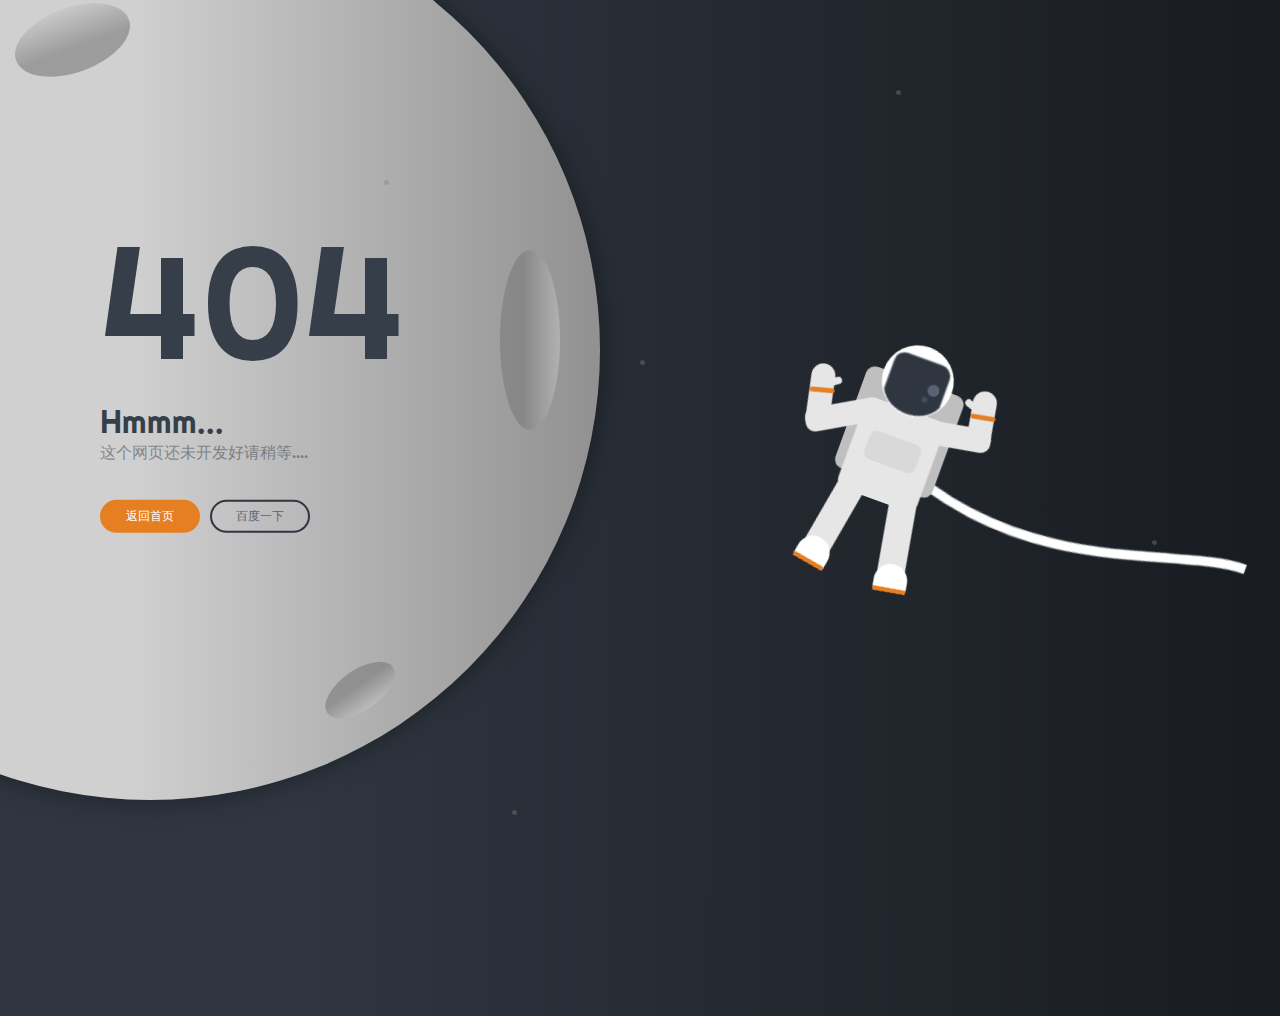
<file: target/SSM-1.0-SNAPSHOT/public/index.html>
﻿<!DOCTYPE html>
<html lang="en" >
<head>
<meta charset="UTF-8">
<title>Space 404</title>

<link href="https://fonts.googleapis.com/css?family=Righteous&display=swap" rel="stylesheet">
  <style>
    html,
    body {
      height: 100%;
      width: 100%;
      margin: 0px;
      background: linear-gradient(90deg, #2f3640 23%, #181b20 100%);
      overflow:hidden;
    }

    .moon {
      background: linear-gradient(90deg, #d0d0d0 48%, #919191 100%);
      position: absolute;
      top: -100px;
      left: -300px;
      width: 900px;
      height: 900px;
      content: '';
      border-radius: 100%;
      box-shadow: 0px 0px 30px -4px rgba(0, 0, 0, 0.5);
    }

    .moon__crater {
      position: absolute;
      content: '';
      border-radius: 100%;
      background: linear-gradient(90deg, #7a7a7a 38%, #c3c3c3 100%);
      opacity: 0.6;
    }

    .moon__crater1 {
      top: 250px;
      left: 500px;
      width: 60px;
      height: 180px;
    }

    .moon__crater2 {
      top: 650px;
      left: 340px;
      width: 40px;
      height: 80px;
      transform: rotate(55deg);
    }

    .moon__crater3 {
      top: -20px;
      left: 40px;
      width: 65px;
      height: 120px;
      transform: rotate(250deg);
    }

    .star {
      background: grey;
      position: absolute;
      width: 5px;
      height: 5px;
      content: '';
      border-radius: 100%;
      transform: rotate(250deg);
      opacity: 0.4;
      animation-name: shimmer;
      animation-duration: 1.5s;
      animation-iteration-count: infinite;
      animation-direction: alternate;
    }

    @keyframes shimmer {
      from {
        opacity: 0;
      }
      to {
        opacity: 0.7;
      }
    }
    .star1 {
      top: 40%;
      left: 50%;
      animation-delay: 1s;
    }

    .star2 {
      top: 60%;
      left: 90%;
      animation-delay: 3s;
    }

    .star3 {
      top: 10%;
      left: 70%;
      animation-delay: 2s;
    }

    .star4 {
      top: 90%;
      left: 40%;
    }

    .star5 {
      top: 20%;
      left: 30%;
      animation-delay: 0.5s;
    }

    .error {
      position: absolute;
      left: 100px;
      top: 400px;
      transform: translateY(-60%);
      font-family: 'Righteous', cursive;
      color: #363e49;
    }

    .error__title {
      font-size: 10em;
    }

    .error__subtitle {
      font-size: 2em;
    }

    .error__description {
      opacity: 0.5;
    }

    .error__button {
      min-width: 7em;
      margin-top: 3em;
      margin-right: 0.5em;
      padding: 0.5em 2em;
      outline: none;
      border: 2px solid #2f3640;
      background-color: transparent;
      border-radius: 8em;
      color: #576375;
      cursor: pointer;
      transition-duration: 0.2s;
      font-size: 0.75em;
      font-family: 'Righteous', cursive;
    }

    .error__button:hover {
      color: #21252c;
    }

    .error__button--active {
      background-color: #e67e22;
      border: 2px solid #e67e22;
      color: white;
    }

    .error__button--active:hover {
      box-shadow: 0px 0px 8px 0px rgba(0, 0, 0, 0.5);
      color: white;
    }

    .astronaut {
      position: absolute;
      width: 185px;
      height: 300px;
      left: 70%;
      top: 50%;
      transform: translate(-50%, -50%) rotate(20deg) scale(1.2);
    }

    .astronaut__head {
      background-color: white;
      position: absolute;
      top: 60px;
      left: 60px;
      width: 60px;
      height: 60px;
      content: '';
      border-radius: 2em;
    }

    .astronaut__head-visor-flare1 {
      background-color: #7f8fa6;
      position: absolute;
      top: 28px;
      left: 40px;
      width: 10px;
      height: 10px;
      content: '';
      border-radius: 2em;
      opacity: 0.5;
    }

    .astronaut__head-visor-flare2 {
      background-color: #718093;
      position: absolute;
      top: 40px;
      left: 38px;
      width: 5px;
      height: 5px;
      content: '';
      border-radius: 2em;
      opacity: 0.3;
    }

    .astronaut__backpack {
      background-color: #bfbfbf;
      position: absolute;
      top: 90px;
      left: 47px;
      width: 86px;
      height: 90px;
      content: '';
      border-radius: 8px;
    }

    .astronaut__body {
      background-color: #e6e6e6;
      position: absolute;
      top: 115px;
      left: 55px;
      width: 70px;
      height: 80px;
      content: '';
      border-radius: 8px;
    }

    .astronaut__body__chest {
      background-color: #d9d9d9;
      position: absolute;
      top: 140px;
      left: 68px;
      width: 45px;
      height: 25px;
      content: '';
      border-radius: 6px;
    }

    .astronaut__arm-left1 {
      background-color: #e6e6e6;
      position: absolute;
      top: 127px;
      left: 9px;
      width: 65px;
      height: 20px;
      content: '';
      border-radius: 8px;
      transform: rotate(-30deg);
    }

    .astronaut__arm-left2 {
      background-color: #e6e6e6;
      position: absolute;
      top: 102px;
      left: 7px;
      width: 20px;
      height: 45px;
      content: '';
      border-radius: 8px;
      transform: rotate(-12deg);
      border-top-left-radius: 8em;
      border-top-right-radius: 8em;
    }

    .astronaut__arm-right1 {
      background-color: #e6e6e6;
      position: absolute;
      top: 113px;
      left: 100px;
      width: 65px;
      height: 20px;
      content: '';
      border-radius: 8px;
      transform: rotate(-10deg);
    }

    .astronaut__arm-right2 {
      background-color: #e6e6e6;
      position: absolute;
      top: 78px;
      left: 141px;
      width: 20px;
      height: 45px;
      content: '';
      border-radius: 8px;
      transform: rotate(-10deg);
      border-top-left-radius: 8em;
      border-top-right-radius: 8em;
    }

    .astronaut__arm-thumb-left {
      background-color: #e6e6e6;
      position: absolute;
      top: 110px;
      left: 21px;
      width: 10px;
      height: 6px;
      content: '';
      border-radius: 8em;
      transform: rotate(-35deg);
    }

    .astronaut__arm-thumb-right {
      background-color: #e6e6e6;
      position: absolute;
      top: 90px;
      left: 133px;
      width: 10px;
      height: 6px;
      content: '';
      border-radius: 8em;
      transform: rotate(20deg);
    }

    .astronaut__wrist-left {
      background-color: #e67e22;
      position: absolute;
      top: 122px;
      left: 6.5px;
      width: 21px;
      height: 4px;
      content: '';
      border-radius: 8em;
      transform: rotate(-15deg);
    }

    .astronaut__wrist-right {
      background-color: #e67e22;
      position: absolute;
      top: 98px;
      left: 141px;
      width: 21px;
      height: 4px;
      content: '';
      border-radius: 8em;
      transform: rotate(-10deg);
    }

    .astronaut__leg-left {
      background-color: #e6e6e6;
      position: absolute;
      top: 188px;
      left: 50px;
      width: 23px;
      height: 75px;
      content: '';
      transform: rotate(10deg);
    }

    .astronaut__leg-right {
      background-color: #e6e6e6;
      position: absolute;
      top: 188px;
      left: 108px;
      width: 23px;
      height: 75px;
      content: '';
      transform: rotate(-10deg);
    }

    .astronaut__foot-left {
      background-color: white;
      position: absolute;
      top: 240px;
      left: 43px;
      width: 28px;
      height: 20px;
      content: '';
      transform: rotate(10deg);
      border-radius: 3px;
      border-top-left-radius: 8em;
      border-top-right-radius: 8em;
      border-bottom: 4px solid #e67e22;
    }

    .astronaut__foot-right {
      background-color: white;
      position: absolute;
      top: 240px;
      left: 111px;
      width: 28px;
      height: 20px;
      content: '';
      transform: rotate(-10deg);
      border-radius: 3px;
      border-top-left-radius: 8em;
      border-top-right-radius: 8em;
      border-bottom: 4px solid #e67e22;
    }
  </style>

</head>
<body>

<div class="moon"></div>
<div class="moon__crater moon__crater1"></div>
<div class="moon__crater moon__crater2"></div>
<div class="moon__crater moon__crater3"></div>

<div class="star star1"></div>
<div class="star star2"></div>
<div class="star star3"></div>
<div class="star star4"></div>
<div class="star star5"></div>

<div class="error">
  <div class="error__title">404</div>
  <div class="error__subtitle">Hmmm...</div>
  <div class="error__description">这个网页还未开发好请稍等....</div>
  <a href="/user/index"><button class="error__button error__button--active">返回首页</button></a>
  <a href="https://www.baidu.com/"><button class="error__button">百度一下</button></a>
</div>

<div class="astronaut">
  <div class="astronaut__backpack"></div>
  <div class="astronaut__body"></div>
  <div class="astronaut__body__chest"></div>
  <div class="astronaut__arm-left1"></div>
  <div class="astronaut__arm-left2"></div>
  <div class="astronaut__arm-right1"></div>
  <div class="astronaut__arm-right2"></div>
  <div class="astronaut__arm-thumb-left"></div>
  <div class="astronaut__arm-thumb-right"></div>
  <div class="astronaut__leg-left"></div>
  <div class="astronaut__leg-right"></div>
  <div class="astronaut__foot-left"></div>
  <div class="astronaut__foot-right"></div>
  <div class="astronaut__wrist-left"></div>
  <div class="astronaut__wrist-right"></div>
  
  <div class="astronaut__cord">
    <canvas id="cord" height="500px" width="500px"></canvas>
  </div>
  
  <div class="astronaut__head">
    <canvas id="visor" width="60px" height="60px"></canvas>
    <div class="astronaut__head-visor-flare1"></div>
    <div class="astronaut__head-visor-flare2"></div>
  </div>
</div>

<script  type="text/javascript">
  function drawVisor() {
    const canvas = document.getElementById('visor');
    const ctx = canvas.getContext('2d');

    ctx.beginPath();
    ctx.moveTo(5, 45);
    ctx.bezierCurveTo(15, 64, 45, 64, 55, 45);

    ctx.lineTo(55, 20);
    ctx.bezierCurveTo(55, 15, 50, 10, 45, 10);

    ctx.lineTo(15, 10);

    ctx.bezierCurveTo(15, 10, 5, 10, 5, 20);
    ctx.lineTo(5, 45);

    ctx.fillStyle = '#2f3640';
    ctx.strokeStyle = '#f5f6fa';
    ctx.fill();
    ctx.stroke();
  }

  const cordCanvas = document.getElementById('cord');
  const ctx = cordCanvas.getContext('2d');

  let y1 = 160;
  let y2 = 100;
  let y3 = 100;

  let y1Forward = true;
  let y2Forward = false;
  let y3Forward = true;

  function animate() {
    requestAnimationFrame(animate);
    ctx.clearRect(0, 0, innerWidth, innerHeight);

    ctx.beginPath();
    ctx.moveTo(130, 170);
    ctx.bezierCurveTo(250, y1, 345, y2, 400, y3);

    ctx.strokeStyle = 'white';
    ctx.lineWidth = 8;
    ctx.stroke();


    if (y1 === 100) {
      y1Forward = true;
    }

    if (y1 === 300) {
      y1Forward = false;
    }

    if (y2 === 100) {
      y2Forward = true;
    }

    if (y2 === 310) {
      y2Forward = false;
    }

    if (y3 === 100) {
      y3Forward = true;
    }

    if (y3 === 317) {
      y3Forward = false;
    }

    y1Forward ? y1 += 1 : y1 -= 1;
    y2Forward ? y2 += 1 : y2 -= 1;
    y3Forward ? y3 += 1 : y3 -= 1;
  }

  drawVisor();
  animate();
</script>

</body>
</html>
</file>
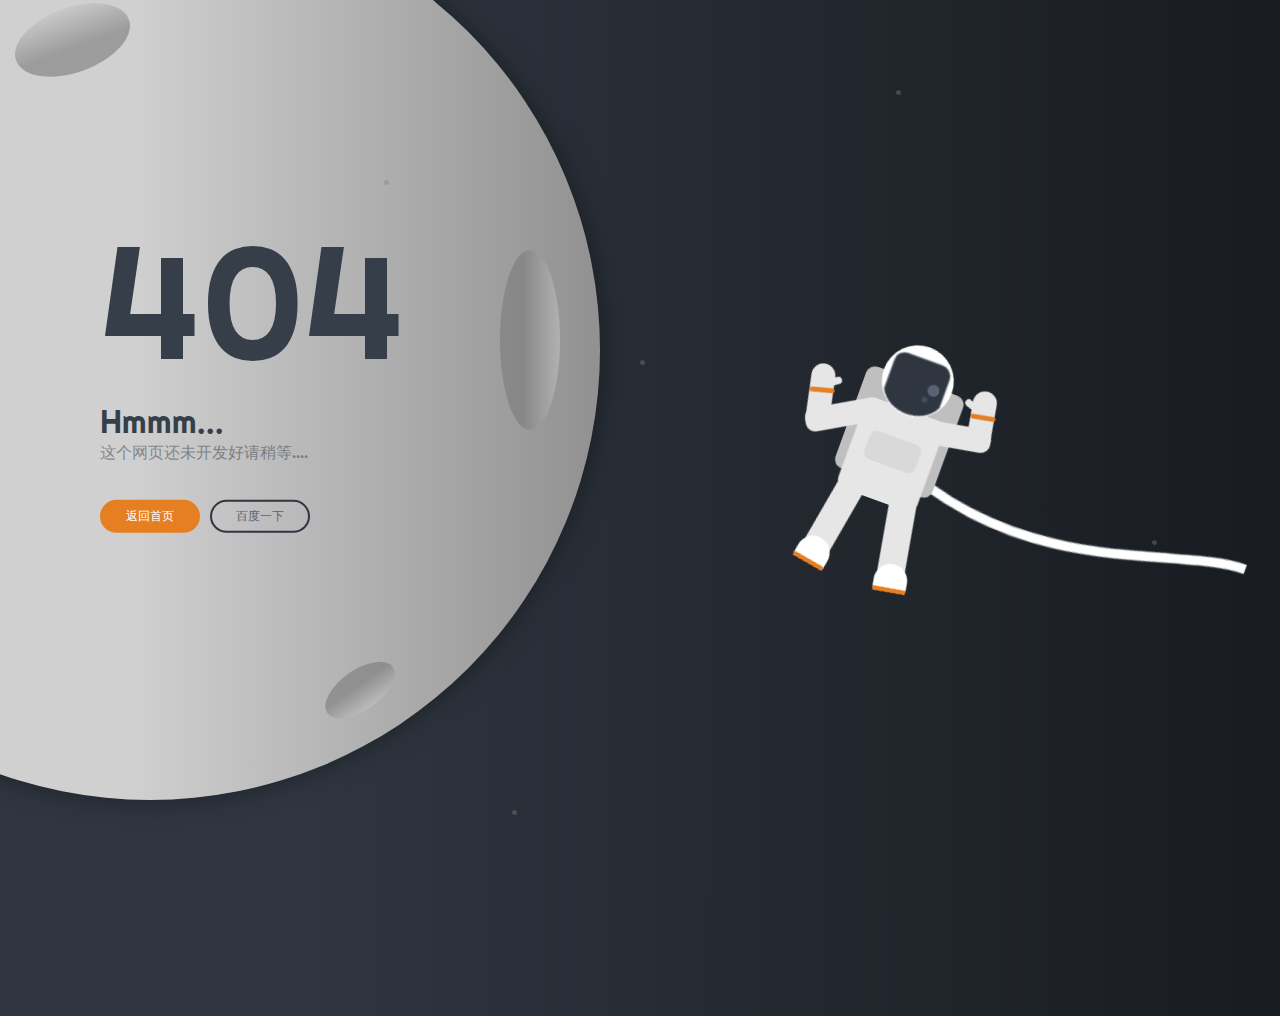
<file: src/main/webapp/public/index.html>
﻿<!DOCTYPE html>
<html lang="en" >
<head>
<meta charset="UTF-8">
<title>Space 404</title>

<link href="https://fonts.googleapis.com/css?family=Righteous&display=swap" rel="stylesheet">

<link rel="stylesheet" href="style.css">

</head>
<body>

<div class="moon"></div>
<div class="moon__crater moon__crater1"></div>
<div class="moon__crater moon__crater2"></div>
<div class="moon__crater moon__crater3"></div>

<div class="star star1"></div>
<div class="star star2"></div>
<div class="star star3"></div>
<div class="star star4"></div>
<div class="star star5"></div>

<div class="error">
  <div class="error__title">404</div>
  <div class="error__subtitle">Hmmm...</div>
  <div class="error__description">这个网页还未开发好请稍等....</div>
  <a href="/user/index"><button class="error__button error__button--active">返回首页</button></a>
  <a href="https://www.baidu.com/"><button class="error__button">百度一下</button></a>
</div>

<div class="astronaut">
  <div class="astronaut__backpack"></div>
  <div class="astronaut__body"></div>
  <div class="astronaut__body__chest"></div>
  <div class="astronaut__arm-left1"></div>
  <div class="astronaut__arm-left2"></div>
  <div class="astronaut__arm-right1"></div>
  <div class="astronaut__arm-right2"></div>
  <div class="astronaut__arm-thumb-left"></div>
  <div class="astronaut__arm-thumb-right"></div>
  <div class="astronaut__leg-left"></div>
  <div class="astronaut__leg-right"></div>
  <div class="astronaut__foot-left"></div>
  <div class="astronaut__foot-right"></div>
  <div class="astronaut__wrist-left"></div>
  <div class="astronaut__wrist-right"></div>
  
  <div class="astronaut__cord">
    <canvas id="cord" height="500px" width="500px"></canvas>
  </div>
  
  <div class="astronaut__head">
    <canvas id="visor" width="60px" height="60px"></canvas>
    <div class="astronaut__head-visor-flare1"></div>
    <div class="astronaut__head-visor-flare2"></div>
  </div>
</div>

<script  src="script.js"></script>

</body>
</html>
</file>
<file: src/main/webapp/public/style.css>
html,
body {
  height: 100%;
  width: 100%;
  margin: 0px;
  background: linear-gradient(90deg, #2f3640 23%, #181b20 100%);
  overflow:hidden;
}

.moon {
  background: linear-gradient(90deg, #d0d0d0 48%, #919191 100%);
  position: absolute;
  top: -100px;
  left: -300px;
  width: 900px;
  height: 900px;
  content: '';
  border-radius: 100%;
  box-shadow: 0px 0px 30px -4px rgba(0, 0, 0, 0.5);
}

.moon__crater {
  position: absolute;
  content: '';
  border-radius: 100%;
  background: linear-gradient(90deg, #7a7a7a 38%, #c3c3c3 100%);
  opacity: 0.6;
}

.moon__crater1 {
  top: 250px;
  left: 500px;
  width: 60px;
  height: 180px;
}

.moon__crater2 {
  top: 650px;
  left: 340px;
  width: 40px;
  height: 80px;
  transform: rotate(55deg);
}

.moon__crater3 {
  top: -20px;
  left: 40px;
  width: 65px;
  height: 120px;
  transform: rotate(250deg);
}

.star {
  background: grey;
  position: absolute;
  width: 5px;
  height: 5px;
  content: '';
  border-radius: 100%;
  transform: rotate(250deg);
  opacity: 0.4;
  animation-name: shimmer;
  animation-duration: 1.5s;
  animation-iteration-count: infinite;
  animation-direction: alternate;
}

@keyframes shimmer {
  from {
    opacity: 0;
  }
  to {
    opacity: 0.7;
  }
}
.star1 {
  top: 40%;
  left: 50%;
  animation-delay: 1s;
}

.star2 {
  top: 60%;
  left: 90%;
  animation-delay: 3s;
}

.star3 {
  top: 10%;
  left: 70%;
  animation-delay: 2s;
}

.star4 {
  top: 90%;
  left: 40%;
}

.star5 {
  top: 20%;
  left: 30%;
  animation-delay: 0.5s;
}

.error {
  position: absolute;
  left: 100px;
  top: 400px;
  transform: translateY(-60%);
  font-family: 'Righteous', cursive;
  color: #363e49;
}

.error__title {
  font-size: 10em;
}

.error__subtitle {
  font-size: 2em;
}

.error__description {
  opacity: 0.5;
}

.error__button {
  min-width: 7em;
  margin-top: 3em;
  margin-right: 0.5em;
  padding: 0.5em 2em;
  outline: none;
  border: 2px solid #2f3640;
  background-color: transparent;
  border-radius: 8em;
  color: #576375;
  cursor: pointer;
  transition-duration: 0.2s;
  font-size: 0.75em;
  font-family: 'Righteous', cursive;
}

.error__button:hover {
  color: #21252c;
}

.error__button--active {
  background-color: #e67e22;
  border: 2px solid #e67e22;
  color: white;
}

.error__button--active:hover {
  box-shadow: 0px 0px 8px 0px rgba(0, 0, 0, 0.5);
  color: white;
}

.astronaut {
  position: absolute;
  width: 185px;
  height: 300px;
  left: 70%;
  top: 50%;
  transform: translate(-50%, -50%) rotate(20deg) scale(1.2);
}

.astronaut__head {
  background-color: white;
  position: absolute;
  top: 60px;
  left: 60px;
  width: 60px;
  height: 60px;
  content: '';
  border-radius: 2em;
}

.astronaut__head-visor-flare1 {
  background-color: #7f8fa6;
  position: absolute;
  top: 28px;
  left: 40px;
  width: 10px;
  height: 10px;
  content: '';
  border-radius: 2em;
  opacity: 0.5;
}

.astronaut__head-visor-flare2 {
  background-color: #718093;
  position: absolute;
  top: 40px;
  left: 38px;
  width: 5px;
  height: 5px;
  content: '';
  border-radius: 2em;
  opacity: 0.3;
}

.astronaut__backpack {
  background-color: #bfbfbf;
  position: absolute;
  top: 90px;
  left: 47px;
  width: 86px;
  height: 90px;
  content: '';
  border-radius: 8px;
}

.astronaut__body {
  background-color: #e6e6e6;
  position: absolute;
  top: 115px;
  left: 55px;
  width: 70px;
  height: 80px;
  content: '';
  border-radius: 8px;
}

.astronaut__body__chest {
  background-color: #d9d9d9;
  position: absolute;
  top: 140px;
  left: 68px;
  width: 45px;
  height: 25px;
  content: '';
  border-radius: 6px;
}

.astronaut__arm-left1 {
  background-color: #e6e6e6;
  position: absolute;
  top: 127px;
  left: 9px;
  width: 65px;
  height: 20px;
  content: '';
  border-radius: 8px;
  transform: rotate(-30deg);
}

.astronaut__arm-left2 {
  background-color: #e6e6e6;
  position: absolute;
  top: 102px;
  left: 7px;
  width: 20px;
  height: 45px;
  content: '';
  border-radius: 8px;
  transform: rotate(-12deg);
  border-top-left-radius: 8em;
  border-top-right-radius: 8em;
}

.astronaut__arm-right1 {
  background-color: #e6e6e6;
  position: absolute;
  top: 113px;
  left: 100px;
  width: 65px;
  height: 20px;
  content: '';
  border-radius: 8px;
  transform: rotate(-10deg);
}

.astronaut__arm-right2 {
  background-color: #e6e6e6;
  position: absolute;
  top: 78px;
  left: 141px;
  width: 20px;
  height: 45px;
  content: '';
  border-radius: 8px;
  transform: rotate(-10deg);
  border-top-left-radius: 8em;
  border-top-right-radius: 8em;
}

.astronaut__arm-thumb-left {
  background-color: #e6e6e6;
  position: absolute;
  top: 110px;
  left: 21px;
  width: 10px;
  height: 6px;
  content: '';
  border-radius: 8em;
  transform: rotate(-35deg);
}

.astronaut__arm-thumb-right {
  background-color: #e6e6e6;
  position: absolute;
  top: 90px;
  left: 133px;
  width: 10px;
  height: 6px;
  content: '';
  border-radius: 8em;
  transform: rotate(20deg);
}

.astronaut__wrist-left {
  background-color: #e67e22;
  position: absolute;
  top: 122px;
  left: 6.5px;
  width: 21px;
  height: 4px;
  content: '';
  border-radius: 8em;
  transform: rotate(-15deg);
}

.astronaut__wrist-right {
  background-color: #e67e22;
  position: absolute;
  top: 98px;
  left: 141px;
  width: 21px;
  height: 4px;
  content: '';
  border-radius: 8em;
  transform: rotate(-10deg);
}

.astronaut__leg-left {
  background-color: #e6e6e6;
  position: absolute;
  top: 188px;
  left: 50px;
  width: 23px;
  height: 75px;
  content: '';
  transform: rotate(10deg);
}

.astronaut__leg-right {
  background-color: #e6e6e6;
  position: absolute;
  top: 188px;
  left: 108px;
  width: 23px;
  height: 75px;
  content: '';
  transform: rotate(-10deg);
}

.astronaut__foot-left {
  background-color: white;
  position: absolute;
  top: 240px;
  left: 43px;
  width: 28px;
  height: 20px;
  content: '';
  transform: rotate(10deg);
  border-radius: 3px;
  border-top-left-radius: 8em;
  border-top-right-radius: 8em;
  border-bottom: 4px solid #e67e22;
}

.astronaut__foot-right {
  background-color: white;
  position: absolute;
  top: 240px;
  left: 111px;
  width: 28px;
  height: 20px;
  content: '';
  transform: rotate(-10deg);
  border-radius: 3px;
  border-top-left-radius: 8em;
  border-top-right-radius: 8em;
  border-bottom: 4px solid #e67e22;
}
</file>
